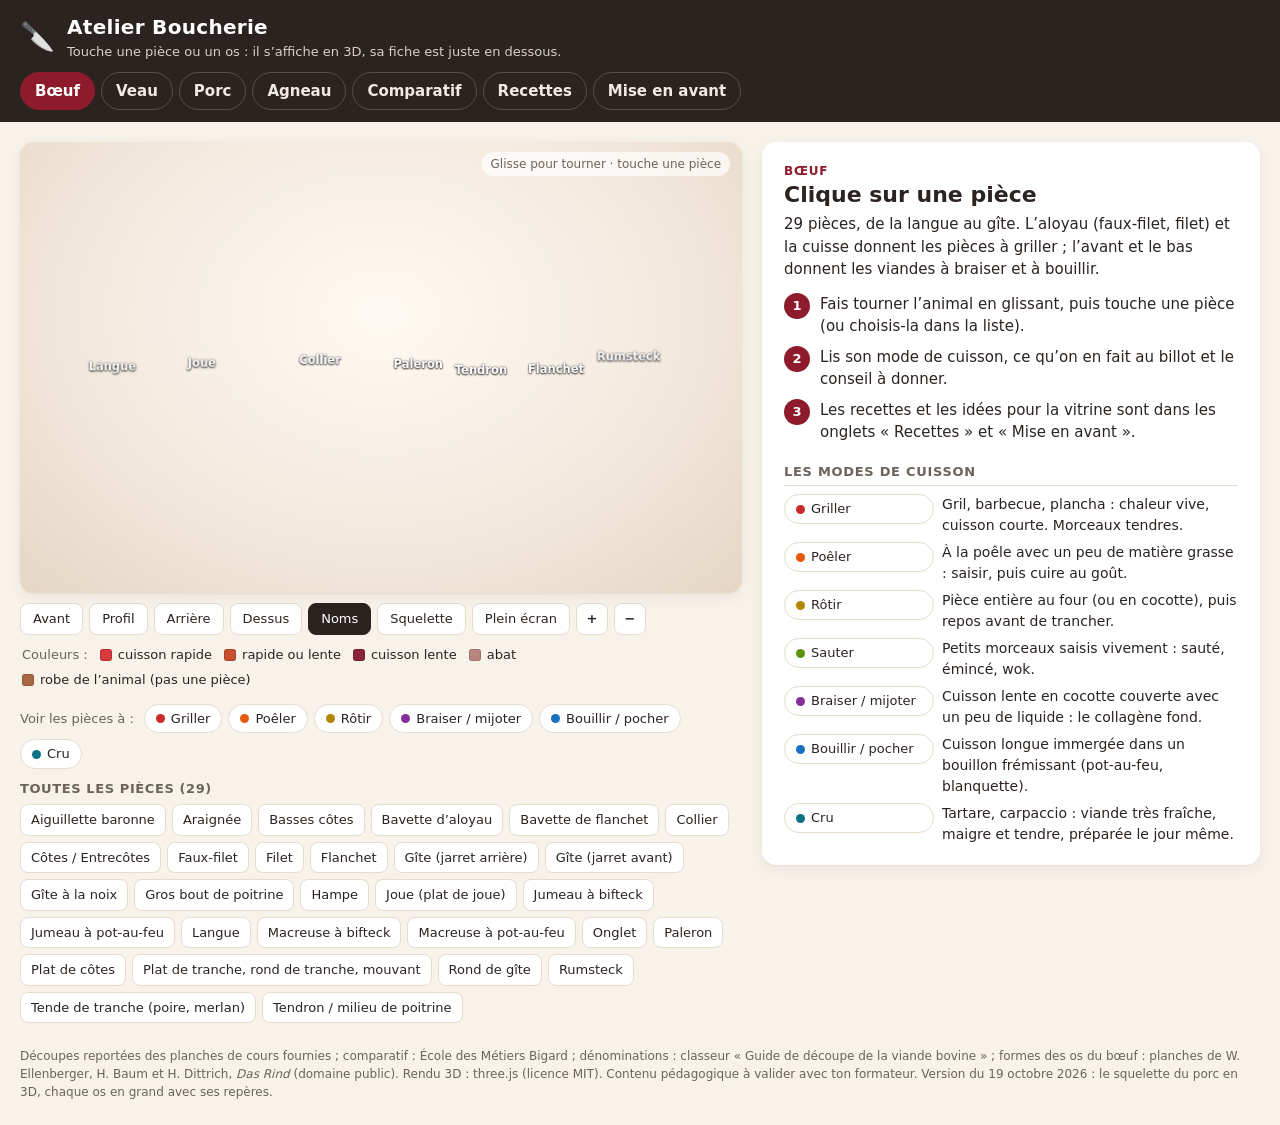
<file: index.html>
<!doctype html>
<html lang="fr">
<head>
  <meta charset="utf-8">
  <meta name="viewport" content="width=device-width, initial-scale=1">
  <title>Atelier Boucherie — pièces, cuissons, recettes</title>
  <meta name="description" content="Apprendre la boucherie : clique sur une pièce pour connaître sa cuisson, ses transformations et des recettes à proposer au client.">
  <meta name="theme-color" content="#2b2320">
  <meta name="apple-mobile-web-app-capable" content="yes">
  <meta name="mobile-web-app-capable" content="yes">
  <meta name="apple-mobile-web-app-title" content="Boucherie">
  <link rel="manifest" href="manifest.webmanifest">
  <link rel="icon" type="image/png" sizes="192x192" href="img/icone-192.png">
  <link rel="apple-touch-icon" href="img/apple-touch-icon.png">
  <link rel="stylesheet" href="styles.css">
</head>
<body>
  <header class="entete">
    <div class="marque">
      <span class="marque-logo" aria-hidden="true">🔪</span>
      <div>
        <h1>Atelier Boucherie</h1>
        <p>Touche une pièce ou un os : il s’affiche en 3D, sa fiche est juste en dessous.</p>
      </div>
    </div>
    <nav class="onglets" id="onglets" aria-label="Choix de l’animal"></nav>
  </header>

  <main class="page" id="page">
    <section class="colonne-planche" id="vue-planche" aria-label="Planche de découpe">
      <div class="planche" id="planche" role="application">
        <p class="aide3d">Glisse pour tourner · touche une pièce</p>
      </div>
      <div class="outils3d" id="outils3d" aria-label="Orientation de l’animal">
        <button type="button" data-vue="avant">Avant</button>
        <button type="button" data-vue="profil">Profil</button>
        <button type="button" data-vue="arriere">Arrière</button>
        <button type="button" data-vue="dessus">Dessus</button>
        <button type="button" data-noms aria-pressed="true">Noms</button>
        <button type="button" data-squelette aria-pressed="false" hidden>Squelette</button>
        <button type="button" data-muscles aria-pressed="false" hidden>Muscles</button>
        <button type="button" data-eclater aria-pressed="false" hidden>Éclater</button>
        <button type="button" data-plein aria-pressed="false">Plein écran</button>
        <button type="button" data-zoom="1.25" aria-label="Zoomer">+</button>
        <button type="button" data-zoom="0.8" aria-label="Dézoomer">−</button>
      </div>
      <div class="couleurs3d" id="couleurs3d" aria-label="Signification des couleurs"></div>
      <div class="legende" id="legende" aria-label="Filtrer par mode de cuisson"></div>
      <div class="liste-pieces" id="liste-pieces" aria-label="Toutes les pièces"></div>
    </section>
    <aside class="panneau" id="panneau" aria-live="polite"></aside>
    <section class="comparatif" id="vue-comparatif" hidden></section>
    <section class="vue-texte" id="vue-recettes" hidden aria-label="Recettes"></section>
    <section class="vue-texte" id="vue-etal" hidden aria-label="Mise en avant au rayon traditionnel"></section>
  </main>

  <div class="bulle" id="bulle" hidden></div>

  <footer class="pied">
    Découpes reportées des planches de cours fournies ; comparatif : École des Métiers Bigard ; dénominations : classeur « Guide de découpe de la viande bovine » ; formes des os du bœuf : planches de W. Ellenberger, H. Baum et H. Dittrich, <i>Das Rind</i> (domaine public). Rendu 3D : three.js (licence MIT).
    Contenu pédagogique à valider avec ton formateur.
    <span id="version">Version du 19 octobre 2026 : le squelette du porc en 3D, chaque os en grand avec ses repères.</span>
  </footer>

  <script src="vendor/three.min.js"></script>
  <script src="data/modeles3d.js"></script>
  <script src="data/recettes.js"></script>
  <script src="data/pieces.js"></script>
  <script src="data/os.js"></script>
  <script src="data/classeur.js"></script>
  <script src="data/atelier.js"></script>
  <script src="vue3d.js"></script>
  <script src="app.js"></script>
</body>
</html>
</file>
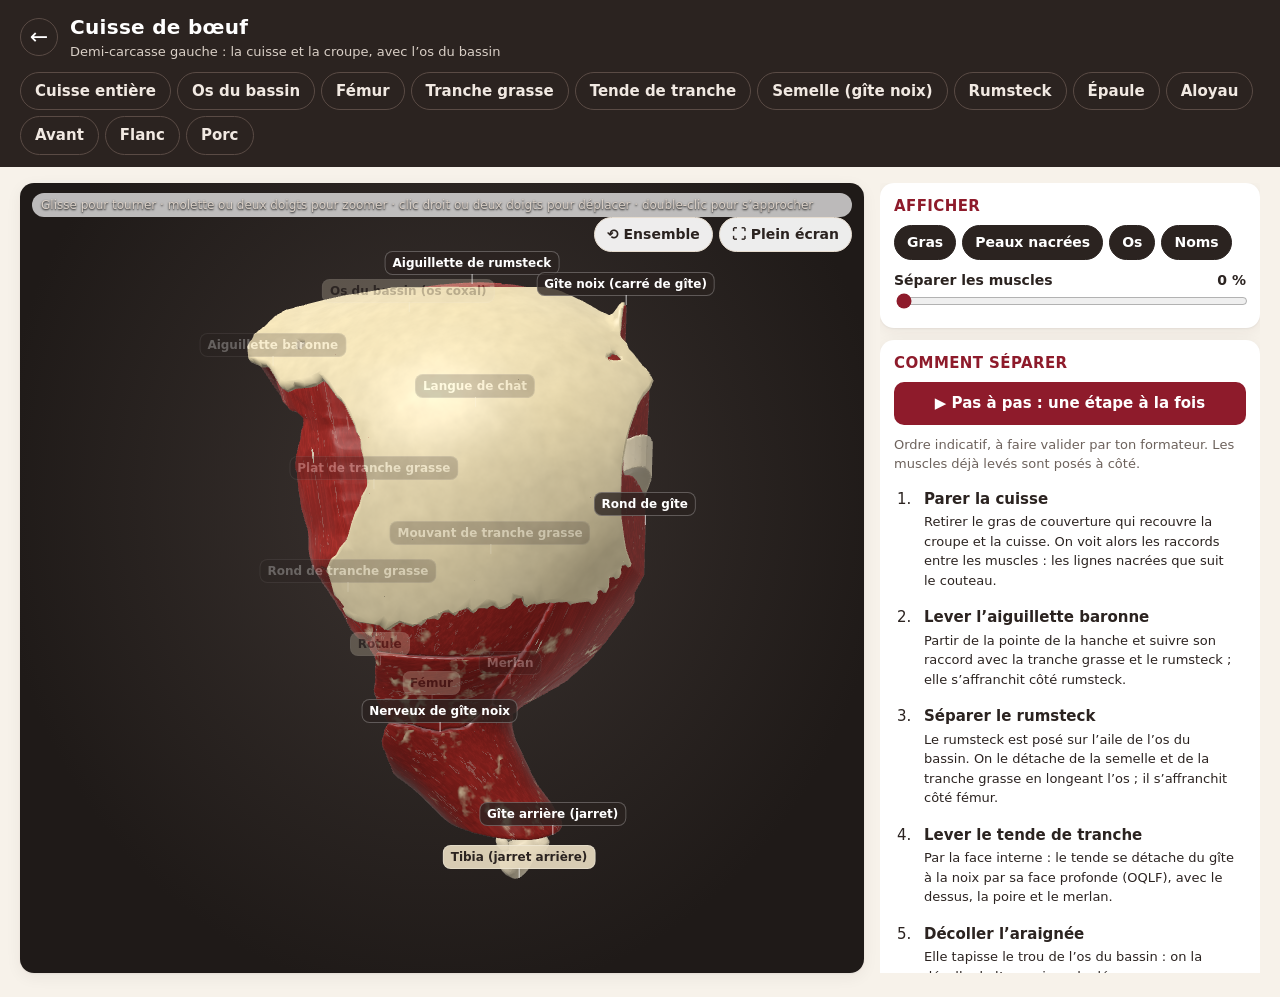
<file: atelier.html>
<!doctype html>
<html lang="fr">
<head>
  <meta charset="utf-8">
  <meta name="viewport" content="width=device-width, initial-scale=1">
  <title>Atelier 3D — Atelier Boucherie</title>
  <meta name="description" content="La cuisse et l’épaule de bœuf muscle par muscle, leurs os et leurs repères, en 3D : tourner, zoomer, séparer.">
  <meta name="theme-color" content="#2b2320">
  <link rel="manifest" href="manifest.webmanifest">
  <link rel="icon" type="image/png" sizes="192x192" href="img/icone-192.png">
  <link rel="apple-touch-icon" href="img/apple-touch-icon.png">
  <link rel="stylesheet" href="styles.css">
  <link rel="stylesheet" href="atelier.css">
</head>
<body class="atelier">
  <header class="entete">
    <div class="marque">
      <a class="retour" id="retour" href="index.html#boeuf/squelette" aria-label="Retour à l’appli">←</a>
      <div>
        <h1 id="titre">Atelier 3D</h1>
        <p id="sous-titre">Chargement…</p>
      </div>
    </div>
    <nav class="onglets" id="vues" aria-label="Autres vues"></nav>
  </header>

  <main class="atelier-page">
    <div class="colonne-scene" id="colonne-scene">
      <section class="scene" id="scene" aria-label="Vue 3D">
        <div class="aide3d">Glisse pour tourner · molette ou deux doigts pour zoomer · clic droit ou deux doigts pour déplacer · double-clic pour s’approcher</div>
        <div class="etiquettes-atelier" id="etiquettes"></div>
        <div class="boutons-scene">
          <button type="button" id="b-recadrer" title="Revoir l’ensemble">⟲ Ensemble</button>
          <button type="button" id="b-plein" title="Plein écran">⛶ Plein écran</button>
        </div>
        <p class="chargement" id="chargement">Chargement des muscles et des os…</p>
      </section>
      <!-- ce qu'on a choisi : SOUS la 3D, pour ne rien cacher -->
      <div class="carte-choix" id="carte" hidden></div>
      <!-- parcours guidé : une seule étape à l'écran -->
      <div class="carte-pas" id="carte-pas" hidden aria-live="polite"></div>
    </div>

    <aside class="panneau-atelier" id="panneau">
      <section class="bloc">
        <h2>Afficher</h2>
        <div class="bascules" id="bascules"></div>
        <label class="curseur" for="separer">Séparer les muscles <output id="separer-val">0 %</output></label>
        <input type="range" id="separer" min="0" max="100" value="0">
      </section>
      <section class="bloc" id="bloc-etapes" hidden>
        <h2>Comment séparer</h2>
        <a class="bouton-pas" id="lien-pas" href="#">▶ Pas à pas : une étape à la fois</a>
        <p class="note">Ordre indicatif, à faire valider par ton formateur. Les muscles déjà levés sont posés à côté.</p>
        <ol class="etapes" id="etapes"></ol>
        <div class="nav-etapes">
          <button type="button" id="e-prec">◀ Précédente</button>
          <button type="button" id="e-suiv">Suivante ▶</button>
          <button type="button" id="e-zero">Tout remettre</button>
        </div>
      </section>
      <section class="bloc" id="bloc-reperes" hidden>
        <h2>Repères de l’os</h2>
        <ul class="liste-atelier" id="reperes"></ul>
      </section>
      <section class="bloc">
        <h2 id="titre-muscles">Muscles</h2>
        <div id="muscles"></div>
      </section>
      <section class="bloc" id="bloc-os">
        <h2>Os</h2>
        <ul class="liste-atelier" id="liste-os"></ul>
      </section>
      <details class="bloc sources-bloc">
        <summary>Sources</summary>
        <ul class="sources" id="sources"></ul>
        <p class="note">Forme des muscles et limites entre eux : modèle simplifié, fabriqué d’après les os et la forme du corps. Volumes et limites à faire valider par un formateur.</p>
      </details>
    </aside>
  </main>

  <script src="vendor/three.min.js"></script>
  <script src="materiaux3d.js"></script>
  <script src="data/pieces.js"></script>
  <script src="data/os.js"></script>
  <script src="data/atelier.js"></script>
  <script src="atelier.js"></script>
</body>
</html>
</file>
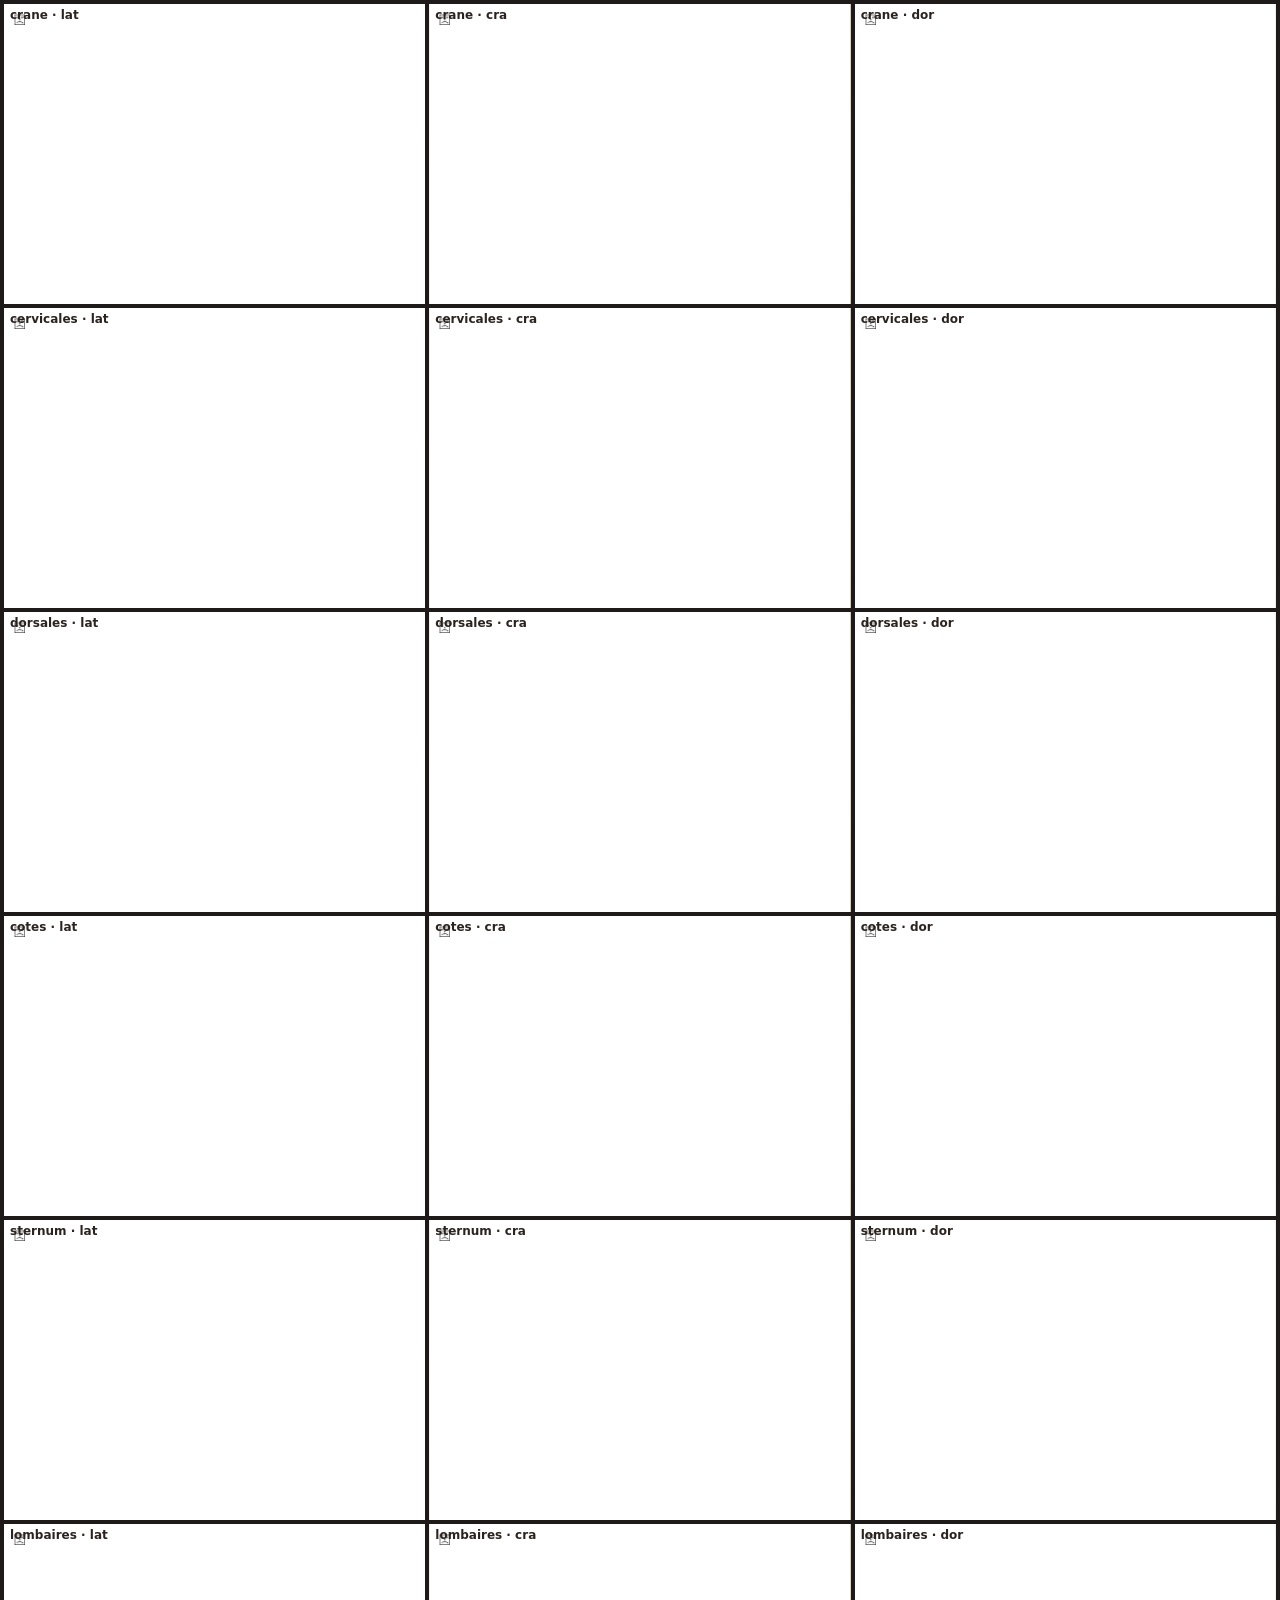
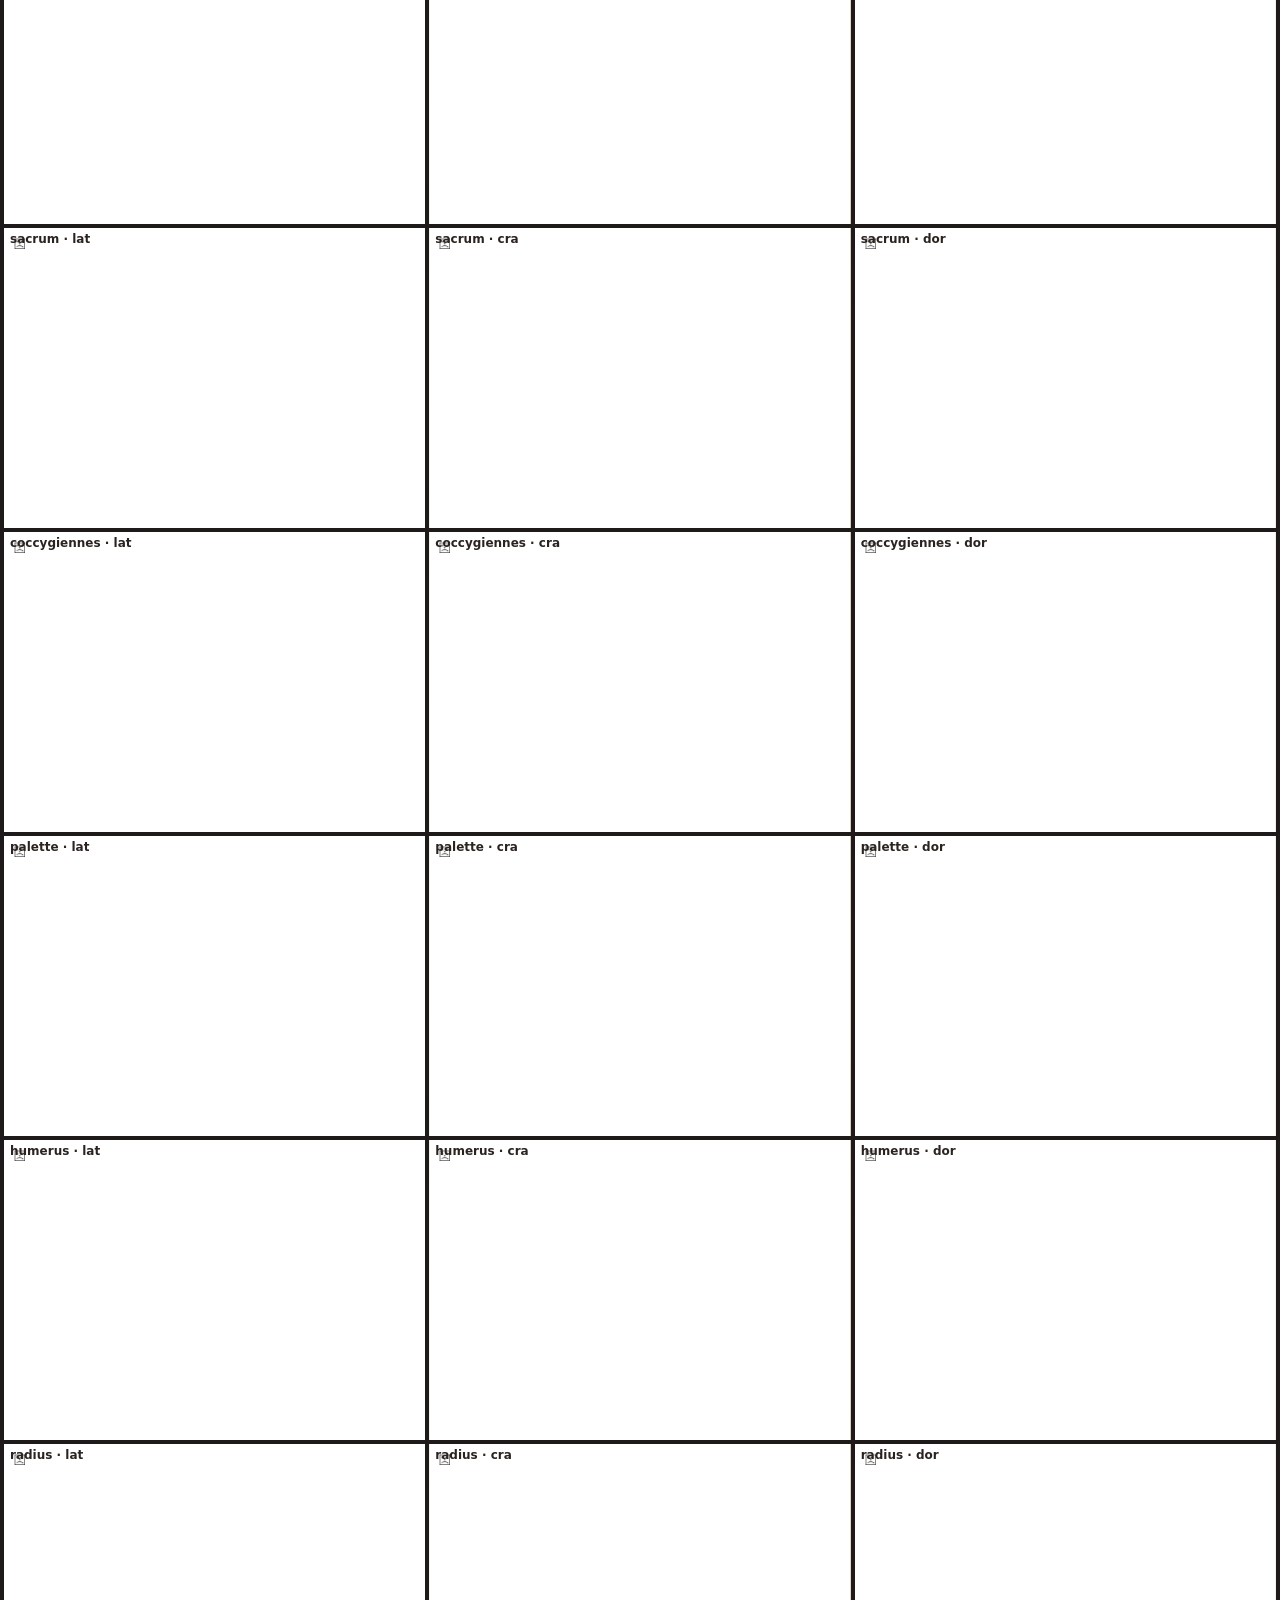
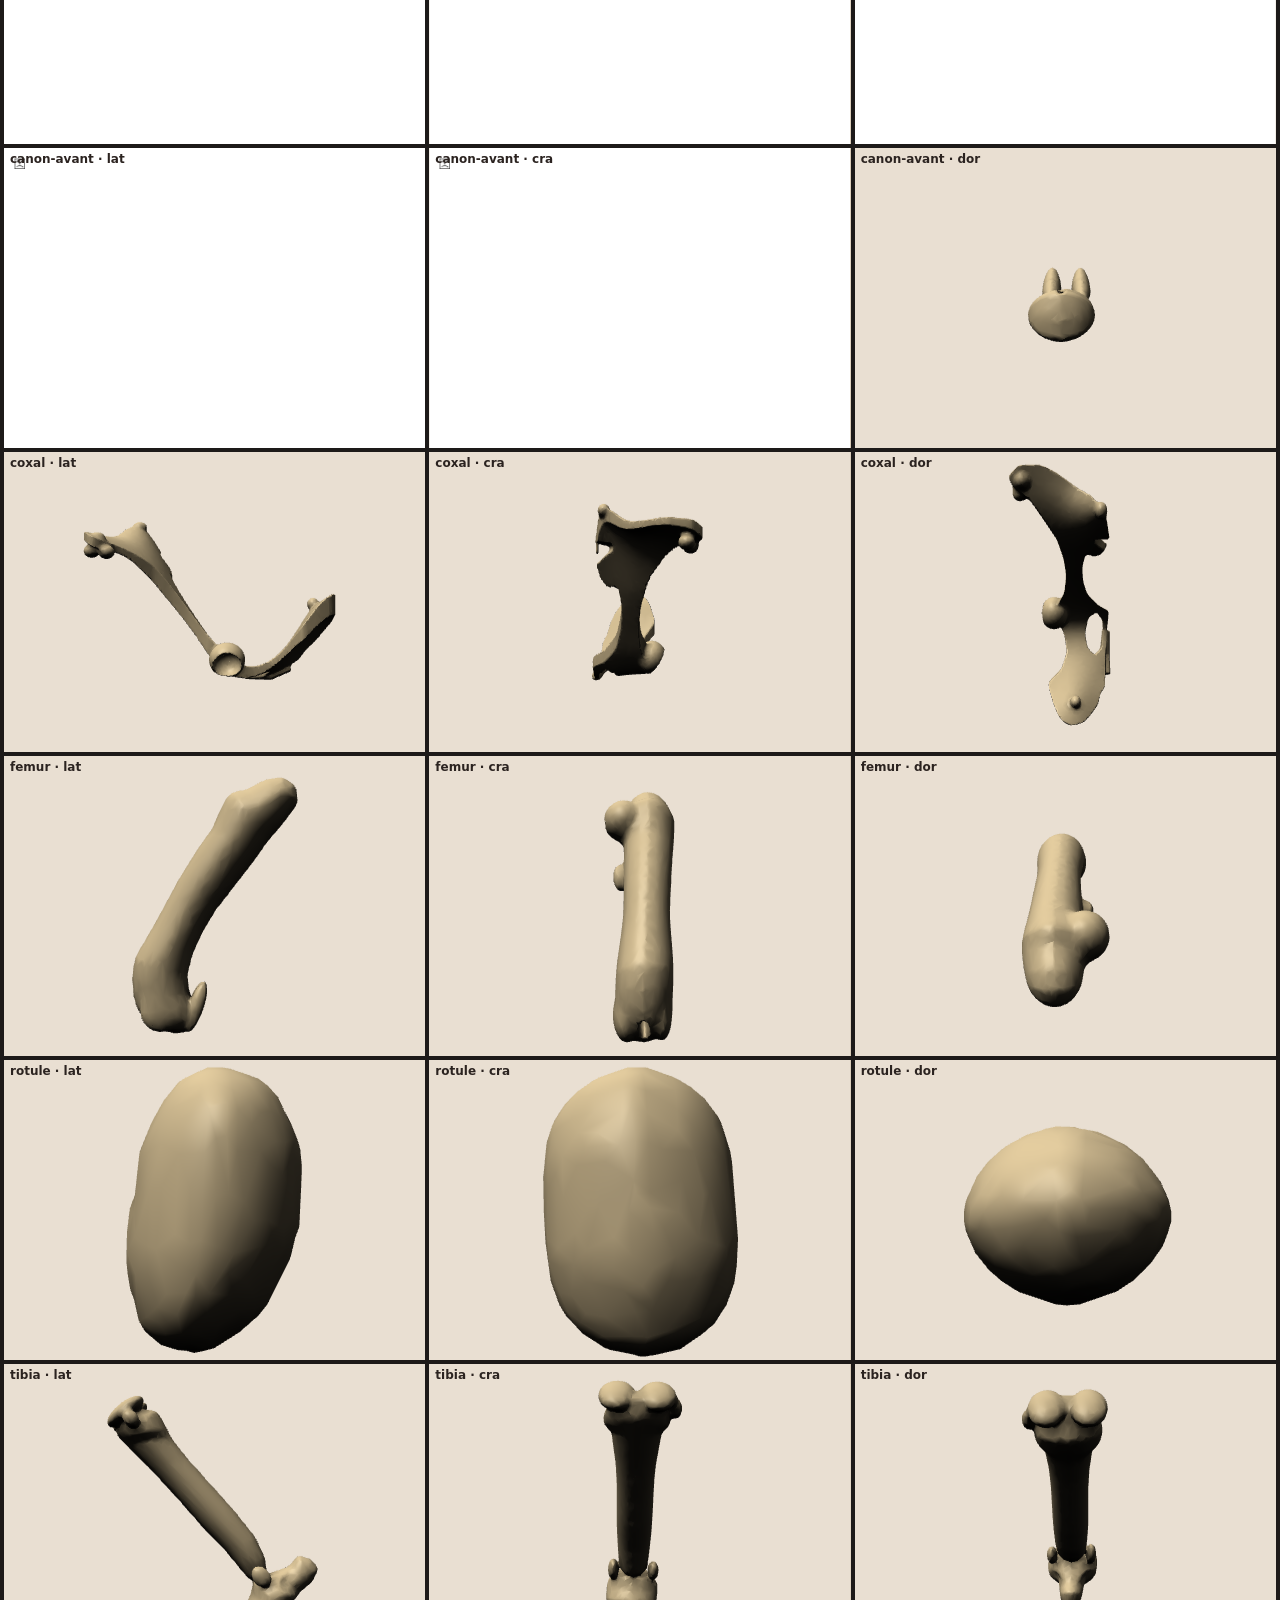
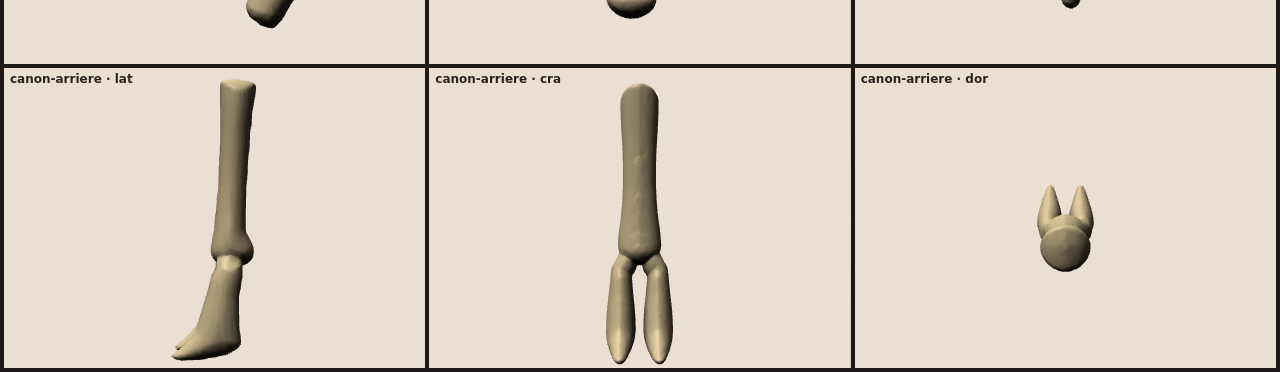
<file: outils/apercu-anatomie.html>
<!doctype html>
<!-- Planche de contrôle des os et muscles 3D (outil de fabrication, pas une page de l'appli).
     Paramètres : ?os=palette,femur  (ou « tout »)  &vues=lat,cra,dor,med  &muscles=1  &corps=1 -->
<html lang="fr">
<head><meta charset="utf-8"><title>Aperçu anatomie</title>
<style>
  body { margin: 0; background: #1d1a19; color: #ddd; font: 12px system-ui; }
  #grille { display: grid; gap: 4px; padding: 4px; }
  .case { position: relative; background: radial-gradient(#f7f1e8, #d9cbb8); height: 300px; }
  .case span { position: absolute; left: 6px; top: 4px; color: #2b2320; font-weight: 700; }
  canvas { display: block; width: 100%; height: 100%; }
</style></head>
<body>
<div id="grille"></div>
<script src="../app/vendor/three.min.js"></script>
<script src="../app/data/anatomie.js"></script>
<script src="../app/data/anatomie-porc.js"></script>
<script src="../app/data/modeles3d.js"></script>
<script>
  const T = THREE;
  const q = new URLSearchParams(location.search);
  const A = window.ANATOMIE[q.get("animal") || "boeuf"];
  const ids = (q.get("os") || "tout") === "tout" ? A.os.map((o) => o.id) : q.get("os").split(",");
  const vues = (q.get("vues") || "lat,cra,dor").split(",");
  const avecMuscles = q.get("muscles") === "1";
  const debug = q.get("debug") === "1";
  const octets = (b) => Uint8Array.from(atob(b), (c) => c.charCodeAt(0));
  function geo(e, miroir) {
    const qv = new Uint16Array(octets(e.sommets).buffer), [lo, hi] = e.boite;
    const pos = new Float32Array(qv.length);
    for (let i = 0; i < qv.length; i++) { const a = i % 3; pos[i] = lo[a] + (qv[i] / 65535) * (hi[a] - lo[a]); if (miroir && a === 2) pos[i] = -pos[i]; }
    const g = new T.BufferGeometry();
    g.setAttribute("position", new T.BufferAttribute(pos, 3));
    let idx = new Uint16Array(octets(e.triangles).buffer);
    if (miroir) { idx = idx.slice(); for (let i = 0; i < idx.length; i += 3) { const t = idx[i + 1]; idx[i + 1] = idx[i + 2]; idx[i + 2] = t; } }
    g.setIndex(new T.BufferAttribute(idx, 1));
    g.setAttribute("ombre", new T.BufferAttribute(Float32Array.from(octets(e.ombre), (v) => v / 255), 1));
    g.setAttribute("partie", new T.BufferAttribute(Float32Array.from(octets(e.parties)), 1));
    g.computeVertexNormals(); g.computeBoundingSphere(); g.computeBoundingBox();
    return g;
  }
  const mat = (base) => new T.ShaderMaterial({
    uniforms: { base: { value: new T.Color(base) } },
    vertexShader: `attribute float ombre; attribute float partie; varying vec3 vN; varying vec3 vV; varying float vO; varying float vP;
      void main(){ vec4 mv = modelViewMatrix*vec4(position,1.); vN = normalize(normalMatrix*normal); vV=-mv.xyz; vO=ombre; vP=partie; gl_Position=projectionMatrix*mv; }`,
    fragmentShader: `uniform vec3 base; varying vec3 vN; varying vec3 vV; varying float vO; varying float vP;
      void main(){ vec3 N=normalize(vN); vec3 V=normalize(vV); if(!gl_FrontFacing) N=-N;
        vec3 c = base; if (vP>1.5) c = vec3(0.97,0.95,0.9); else if (vP>0.5) c = vec3(0.72,0.82,0.86);
        vec3 L=normalize(vec3(-0.4,0.75,0.55)); float d=max(dot(N,L),0.); float hemi=0.5+0.5*N.y;
        float ao = mix(0.45,1.0,vO);
        vec3 col = c*(0.32*hemi*ao + 0.75*d*mix(0.7,1.0,vO)) + vec3(1.)*pow(max(dot(N,normalize(L+V)),0.),40.)*0.12;
        gl_FragColor=vec4(col,1.); ${debug ? 'gl_FragColor=vec4(N*0.5+0.5,1.); if(!gl_FrontFacing) gl_FragColor=vec4(1.,0.,1.,1.);' : ''} }`,
  });
  const DIRS = { lat: [0, 0, 1], med: [0, 0, -1], cra: [-1, 0, 0.0001], cau: [1, 0, 0.0001], dor: [0.0001, 1, 0], ven: [0.0001, -1, 0], tq: [-0.6, 0.35, 0.72] };
  const grille = document.getElementById("grille");
  grille.style.gridTemplateColumns = `repeat(${vues.length}, 1fr)`;
  if (q.get("scene") === "1") {
    // tout le squelette (+ côté droit par symétrie) et les muscles du côté gauche, vues larges
    grille.style.gridTemplateColumns = "1fr";
    const objets = [];
    for (const e of A.os) { objets.push(new T.Mesh(geo(e, false), mat("#efe4cc"))); if (e.pair) objets.push(new T.Mesh(geo(e, true), mat("#efe4cc"))); }
    const coul = ["#a8352f", "#c0503a", "#8e2a2e", "#b8443c", "#9b3a33", "#d0614a"];
    if (q.get("muscles") !== "0") (A.muscles || []).forEach((m, i) => objets.push(new T.Mesh(geo(m, false), mat(coul[i % coul.length]))));
    for (const v of vues) {
      const d = document.createElement("div"); d.className = "case"; d.style.height = "560px";
      d.innerHTML = `<span>scène · ${v}</span>`; grille.appendChild(d);
      const r = new T.WebGLRenderer({ antialias: true, preserveDrawingBuffer: true }); r.setClearColor(0xe9dfd2, 1);
      d.appendChild(r.domElement); r.setSize(d.clientWidth, d.clientHeight);
      const sc = new T.Scene(); objets.forEach((o) => sc.add(o));
      const cam = new T.PerspectiveCamera(28, d.clientWidth / d.clientHeight, 0.05, 30);
      const c = new T.Vector3(-0.2, 0.8, 0); const dir = new T.Vector3(...DIRS[v]).normalize();
      cam.position.copy(c).addScaledVector(dir, 4.4); cam.up.set(v === "dor" ? -1 : 0, v === "dor" ? 0 : 1, 0); cam.lookAt(c);
      r.render(sc, cam);
    }
  }
  for (const id of (q.get("scene") === "1" ? [] : ids)) {
    const e = A.os.find((o) => o.id === id) || (A.muscles || []).find((m) => m.id === id);
    if (!e) continue;
    const g = geo(e, false);
    const objets = [new T.Mesh(g, mat(A.os.includes(e) ? "#efe4cc" : "#a8352f"))];
    if (avecMuscles && A.muscles) for (const m of A.muscles.filter((m) => m.os && m.os.includes(id))) objets.push(new T.Mesh(geo(m, false), mat("#a8352f")));
    for (const v of vues) {
      const d = document.createElement("div"); d.className = "case";
      d.innerHTML = `<span>${id} · ${v}</span>`;
      grille.appendChild(d);
      const r = new T.WebGLRenderer({ antialias: true, preserveDrawingBuffer: true }); r.setClearColor(0xe9dfd2, 1);
      r.setPixelRatio(1);
      d.appendChild(r.domElement);
      r.setSize(d.clientWidth, d.clientHeight);
      const sc = new T.Scene();
      objets.forEach((o) => sc.add(o.clone()));
      const s = g.boundingSphere;
      const cam = new T.PerspectiveCamera(30, d.clientWidth / d.clientHeight, 0.01, 20);
      const dir = new T.Vector3(...DIRS[v]).normalize();
      cam.position.copy(s.center).addScaledVector(dir, s.radius / Math.tan(T.MathUtils.degToRad(15)) * 1.05);
      cam.up.set(v === "dor" || v === "ven" ? -1 : 0, v === "dor" || v === "ven" ? 0 : 1, 0);
      cam.lookAt(s.center);
      r.render(sc, cam);
    }
  }
  document.title = "pret";
</script>
</body>
</html>
</file>
<file: styles.css>
:root {
  --fond: #f7f2ea;
  --carte: #ffffff;
  --texte: #2b2320;
  --doux: #6d625c;
  --trait: #e6dccf;
  --accent: #8e1b2b;
  --accent-clair: #f6e3e5;
  --surbrillance: #ffcf33;
  --rayon: 14px;
  --ombre: 0 1px 2px rgba(43, 35, 32, .06), 0 4px 16px rgba(43, 35, 32, .06);
}

* { box-sizing: border-box; }
/* « hidden » doit toujours cacher, même un élément qui a son propre display (ex. .legende en flex). */
[hidden] { display: none !important; }
html { -webkit-text-size-adjust: 100%; }
body {
  margin: 0;
  font: 15px/1.5 system-ui, -apple-system, "Segoe UI", Roboto, sans-serif;
  color: var(--texte);
  background: var(--fond);
}

/* ---------- En-tête ---------- */
.entete {
  position: sticky; top: 0; z-index: 20;
  display: flex; flex-wrap: wrap; align-items: center; justify-content: space-between; gap: 10px 24px;
  padding: 12px 20px;
  background: #2b2320; color: #fff;
}
.marque { display: flex; align-items: center; gap: 12px; }
.marque-logo { font-size: 28px; }
.marque h1 { margin: 0; font-size: 20px; letter-spacing: .3px; }
.marque p { margin: 0; font-size: 13px; color: #d9cfc6; }
.onglets { display: flex; flex-wrap: wrap; gap: 6px; }
.onglets button {
  border: 1px solid #5a4b45; background: transparent; color: #f1e9e2;
  padding: 7px 14px; border-radius: 999px; font: inherit; font-weight: 600; cursor: pointer;
}
.onglets button:hover { background: #3d322e; }
.onglets button[aria-current="page"] { background: var(--accent); border-color: var(--accent); color: #fff; }

/* ---------- Mise en page ---------- */
.page {
  display: grid; grid-template-columns: minmax(0, 1.45fr) minmax(320px, 1fr); gap: 20px;
  max-width: 1400px; margin: 0 auto; padding: 20px;
}
.page.mode-comparatif { grid-template-columns: 1fr; }
.colonne-planche { min-width: 0; }

/* ---------- Animal en 3D ---------- */
.planche {
  position: relative; width: 100%; aspect-ratio: 16 / 10; min-height: 300px;
  border-radius: var(--rayon); box-shadow: var(--ombre); overflow: hidden;
  background: radial-gradient(ellipse at 50% 38%, #fffaf3 0%, #f3eadf 55%, #e5d6c4 100%);
}
.toile3d { position: absolute; inset: 0; width: 100%; height: 100%; display: block; cursor: grab; touch-action: pan-y; }
.toile3d:active { cursor: grabbing; }
.outils3d { display: flex; flex-wrap: wrap; gap: 6px; margin-top: 10px; }
.outils3d button {
  border: 1px solid var(--trait); background: var(--carte); color: var(--texte);
  padding: 5px 12px; border-radius: 8px; font: inherit; font-size: 13px; cursor: pointer;
}
.outils3d button:hover { border-color: var(--accent); color: var(--accent); }
.outils3d button[aria-pressed="true"] { background: #2b2320; border-color: #2b2320; color: #fff; }
.etiquettes3d { position: absolute; inset: 0; z-index: 1; pointer-events: none; overflow: hidden; }
.etiquettes3d span {
  position: absolute; left: 0; top: 0; white-space: nowrap; will-change: transform;
  font: 700 11.5px/16px system-ui, -apple-system, "Segoe UI", Roboto, sans-serif; color: #fff; padding: 0 3px;
  text-shadow: 0 1px 2px rgba(0, 0, 0, .8), 0 0 2px rgba(0, 0, 0, .7);
}
.etiquettes3d.os span { color: #2b2320; text-shadow: 0 0 3px #fff, 0 0 2px #fff, 0 1px 1px rgba(255, 255, 255, .9); }
.liste-pieces h2.sous { margin-top: 10px; text-transform: none; letter-spacing: 0; font-size: 13px; color: var(--accent); }
.note-mrs { font-size: 13px; color: #7a4b00; background: #fff4dc; border-radius: 8px; padding: 8px 10px; }
.os-lien a, .transfo a { color: var(--accent); }
.source { font-size: 12px; color: var(--doux); margin-top: 14px; }
.etiquettes3d span.actif { color: #2b2320; background: #ffd25e; border-radius: 4px; text-shadow: none; }
.outils3d button[data-zoom] { width: 32px; padding: 5px 0; font-weight: 700; }
.aide3d {
  position: absolute; z-index: 2; right: 12px; top: 10px; margin: 0; pointer-events: none;
  font-size: 12px; color: var(--doux); background: rgba(255, 255, 255, .7); padding: 3px 9px; border-radius: 999px;
}
.couleurs3d { display: flex; flex-wrap: wrap; align-items: center; gap: 6px 12px; margin: 10px 2px 0; font-size: 13px; }
.couleurs3d .titre { color: var(--doux); }
.pastille { display: inline-flex; align-items: center; gap: 6px; }
.pastille::before { content: ""; width: 12px; height: 12px; border-radius: 3px; background: var(--c); box-shadow: inset 0 0 0 1px rgba(0, 0, 0, .15); }
.pastille.neutre::before { background: #cbbcae; }

.bulle {
  position: fixed; z-index: 50; pointer-events: none;
  background: #2b2320; color: #fff; padding: 4px 10px; border-radius: 8px;
  font-size: 13px; font-weight: 600; white-space: nowrap;
  transform: translate(-50%, calc(-100% - 12px));
}

/* ---------- Légende / filtres ---------- */
.legende { display: flex; flex-wrap: wrap; align-items: center; gap: 6px; margin: 14px 0 6px; }
.legende .titre { font-size: 13px; color: var(--doux); margin-right: 4px; }
.puce {
  display: inline-flex; align-items: center; gap: 6px;
  border: 1px solid var(--trait); background: var(--carte); color: var(--texte);
  padding: 4px 11px; border-radius: 999px; font: inherit; font-size: 13px; cursor: pointer; white-space: nowrap;
}
.puce::before { content: ""; width: 9px; height: 9px; border-radius: 50%; background: var(--c, #999); }
.puce:hover { border-color: var(--c, #999); }
.puce[aria-pressed="true"] { background: var(--c); border-color: var(--c); color: #fff; }
.puce[aria-pressed="true"]::before { background: #fff; }
.puce.statique { cursor: default; }
.puce.effacer { --c: #6d625c; }
.puce.effacer::before { display: none; }

.liste-pieces { margin-top: 10px; }
.liste-pieces h2 { font-size: 13px; font-weight: 600; color: var(--doux); margin: 8px 0 6px; text-transform: uppercase; letter-spacing: .6px; }
.liste-pieces .grille { display: flex; flex-wrap: wrap; gap: 6px; }
.liste-pieces button {
  border: 1px solid var(--trait); background: var(--carte); color: var(--texte);
  padding: 5px 10px; border-radius: 8px; font: inherit; font-size: 13px; cursor: pointer;
}
.liste-pieces button:hover { border-color: var(--accent); }
.liste-pieces button.active { background: var(--accent); color: #fff; border-color: var(--accent); }
.liste-pieces button.attenue { opacity: .4; }

/* ---------- Panneau de détail ---------- */
.panneau {
  align-self: start; position: sticky; top: 84px;
  max-height: calc(100vh - 104px); overflow: auto;
  background: var(--carte); border-radius: var(--rayon); box-shadow: var(--ombre);
  padding: 20px 22px;
}
.panneau .kicker { font-size: 12px; letter-spacing: .8px; text-transform: uppercase; color: var(--accent); font-weight: 700; }
.panneau h2 { margin: 2px 0 4px; font-size: 26px; line-height: 1.15; }
.panneau .alias { margin: 0 0 10px; color: var(--doux); font-size: 13px; }
.panneau h3 {
  margin: 18px 0 8px; font-size: 13px; text-transform: uppercase; letter-spacing: .7px; color: var(--doux);
  border-bottom: 1px solid var(--trait); padding-bottom: 4px;
}
.panneau p { margin: 6px 0; }
.type { display: inline-block; font-size: 12px; font-weight: 700; padding: 3px 9px; border-radius: 6px; margin-right: 6px; }
.type.rapide { background: #fff1e6; color: #a8461a; }
.type.lente { background: #efe9f8; color: #5f2b86; }
.type.mixte { background: #e8f3ea; color: #2d6a3a; }
.type.abat { background: #f1ece8; color: #5c4a42; }
.cuissons { display: flex; flex-wrap: wrap; gap: 6px; margin: 10px 0 4px; }
.conseil {
  margin: 12px 0 0; padding: 10px 12px; border-left: 4px solid var(--accent);
  background: var(--accent-clair); border-radius: 0 10px 10px 0;
}
.conseil strong { color: var(--accent); }
.transfo { list-style: none; margin: 0; padding: 0; }
.transfo li { padding: 7px 0; border-bottom: 1px dashed var(--trait); }
.transfo li:last-child { border-bottom: 0; }
.transfo b { display: block; }
.transfo span { color: var(--doux); font-size: 14px; }

details.recette {
  border: 1px solid var(--trait); border-radius: 10px; margin-bottom: 8px; background: #fffdfa;
}
details.recette summary {
  cursor: pointer; padding: 10px 12px; font-weight: 600; list-style: none;
  display: flex; justify-content: space-between; gap: 10px; align-items: baseline;
}
details.recette summary::-webkit-details-marker { display: none; }
details.recette summary::before { content: "▸"; color: var(--accent); margin-right: 2px; }
details.recette[open] summary::before { content: "▾"; }
details.recette summary .nom { flex: 1; }
details.recette summary small { color: var(--doux); font-weight: 400; white-space: nowrap; }
.recette .corps { padding: 0 14px 12px; font-size: 14px; }
.recette ul, .recette ol { margin: 6px 0; padding-left: 20px; }
.recette li { margin: 2px 0; }
.recette .client { margin-top: 8px; padding: 8px 10px; background: #f3f7ee; border-radius: 8px; }

.equivalences { display: grid; gap: 8px; }
.equivalences .ligne { display: grid; grid-template-columns: 72px 1fr; gap: 8px; font-size: 14px; }
.equivalences .animal { font-weight: 700; }
.equivalences a { color: var(--accent); }
.equivalences .muscles { color: var(--doux); font-size: 13px; }

.accueil h2 { font-size: 22px; }
.accueil .pas { display: grid; gap: 8px; margin: 12px 0; }
.accueil .pas div { display: flex; gap: 10px; align-items: flex-start; }
.accueil .pas b { flex: 0 0 26px; height: 26px; border-radius: 50%; background: var(--accent); color: #fff; display: grid; place-items: center; font-size: 13px; }
.definitions { display: grid; gap: 6px; font-size: 14px; }
.definitions div { display: grid; grid-template-columns: 150px 1fr; gap: 8px; align-items: start; }

.lien-bouton { background: none; border: 0; padding: 0; font: inherit; color: var(--accent); text-decoration: underline; cursor: pointer; }

/* ---------- Comparatif ---------- */
.comparatif { grid-column: 1 / -1; }
.comparatif h2 { margin: 0 0 4px; }
.comparatif > p { margin: 0 0 14px; color: var(--doux); }
.tableau { width: 100%; border-collapse: separate; border-spacing: 0; background: var(--carte); border-radius: var(--rayon); overflow: hidden; box-shadow: var(--ombre); }
.tableau th, .tableau td { padding: 10px 12px; text-align: left; vertical-align: top; border-bottom: 1px solid var(--trait); }
.tableau thead th { background: #2b2320; color: #fff; font-size: 14px; }
.tableau tbody th { width: 150px; background: #fbf7f1; font-size: 14px; }
.tableau td button { all: unset; cursor: pointer; display: block; }
.tableau td button:hover .region-nom, .tableau td button:focus-visible .region-nom { text-decoration: underline; }
.tableau .region-nom { font-weight: 700; color: var(--accent); }
.tableau ul { margin: 4px 0 0; padding-left: 18px; font-size: 14px; }
.tableau .note { font-size: 12px; color: var(--doux); }
.c-boeuf { background: #fbecec; } .c-veau { background: #f2f6e6; } .c-porc { background: #f8eaf4; } .c-agneau { background: #fbf6dc; }

.pied { max-width: 1400px; margin: 0 auto; padding: 4px 20px 24px; font-size: 12px; color: var(--doux); }

/* ---------- Mobile ---------- */
@media (max-width: 900px) {
  .page { grid-template-columns: 1fr; padding: 12px; gap: 14px; }
  .panneau { position: static; max-height: none; }
  .entete { padding: 10px 12px; position: static; }
  .marque p { display: none; }
  .planche { aspect-ratio: 4 / 3.2; }
  .aide3d { font-size: 11px; }
  .tableau, .tableau tbody, .tableau tr, .tableau th, .tableau td { display: block; width: 100%; }
  .tableau thead { display: none; }
  .tableau td::before { content: attr(data-animal); display: block; font-size: 12px; font-weight: 700; color: var(--doux); text-transform: uppercase; }
}

/* ---------- Classeur de découpe (dénominations ★, fiches magasin) ---------- */
.note-etoiles { font-size: 13px; color: var(--doux); }
.etoiles { color: #c98a00; letter-spacing: 1px; font-size: 14px; white-space: nowrap; }
.etoiles i { font-style: normal; color: #e3d8c8; }
.classeur { list-style: none; margin: 0; padding: 0; }
.classeur li { padding: 8px 0; border-bottom: 1px dashed var(--trait); }
.classeur li:last-child { border-bottom: 0; }
.classeur .denom b { font-size: 15px; }
.classeur .mention { font-size: 12px; font-weight: 600; color: #2d6a3a; background: #e8f3ea; border-radius: 6px; padding: 1px 7px; margin-left: 4px; }
.classeur .morceau { font-weight: 600; font-size: 14px; }
.classeur .morceau small { font-weight: 400; color: var(--doux); }
.classeur span:not(.etoiles):not(.mention) { color: var(--doux); font-size: 14px; }
.petits-noms { font-size: 14px; }
details.fiche-magasin { border: 1px solid var(--trait); border-radius: 10px; margin: 8px 0; background: #fffdfa; }
details.fiche-magasin summary { cursor: pointer; padding: 8px 12px; font-weight: 600; font-size: 14px; list-style: none; }
details.fiche-magasin summary::-webkit-details-marker { display: none; }
details.fiche-magasin summary::before { content: "▸ "; color: var(--accent); }
details.fiche-magasin[open] summary::before { content: "▾ "; }
details.fiche-magasin dl { margin: 0; padding: 0 14px 10px; display: grid; grid-template-columns: 92px 1fr; gap: 4px 10px; font-size: 14px; }
details.fiche-magasin dt { font-weight: 700; color: var(--accent); }
details.fiche-magasin dd { margin: 0; }
.classeur-os { margin: 12px 0 0; padding: 10px 12px; border-left: 4px solid #c98a00; background: #fff6df; border-radius: 0 10px 10px 0; font-size: 14px; }
.classeur-os strong { color: #8a5d00; }

/* ---------- Plongée sur un os : carte dans la vue 3D, noms des muscles ---------- */
.carte3d {
  margin: 8px 0 0; background: var(--carte); border-radius: 12px; box-shadow: var(--ombre); padding: 8px 10px; font-size: 13px;
}
/* une pièce ou un os choisi : l'aide (« glisse pour tourner ») laisse toute la vue à la 3D */
.planche.choix .aide3d { display: none; }
.carte3d .titre b { font-size: 15px; }
.carte3d .titre small { color: var(--doux); }
.carte3d .muscles-lies { margin: 3px 0 6px; }
.carte3d .muscles-lies a { color: var(--accent); font-weight: 600; }
.carte3d .actions { display: flex; flex-wrap: wrap; gap: 5px; }
.carte3d button {
  border: 1px solid var(--trait); background: var(--carte); color: var(--texte);
  padding: 3px 9px; border-radius: 7px; font: inherit; font-size: 12.5px; cursor: pointer;
}
.carte3d button[aria-pressed="true"] { background: #2b2320; border-color: #2b2320; color: #fff; }
.carte3d .info { margin: 0; font-weight: 600; }
.etiquettes3d.muscles span { color: #fff; background: rgba(90, 22, 26, .78); border-radius: 4px; text-shadow: none; }
.etiquettes3d.muscles span.actif { background: #ffd25e; color: #2b2320; }
@media (max-width: 900px) {
  .carte3d { padding: 6px 8px; }
}
body.plein-ecran-3d .carte3d { margin: 0; border-radius: 0; box-shadow: none; }

/* ---------- Plein écran 3D : se plonger dans le squelette ---------- */
body.plein-ecran-3d { overflow: hidden; }
body.plein-ecran-3d .entete, body.plein-ecran-3d .panneau, body.plein-ecran-3d .pied,
body.plein-ecran-3d .liste-pieces, body.plein-ecran-3d .legende, body.plein-ecran-3d .couleurs3d { display: none !important; }
body.plein-ecran-3d .page { display: block; padding: 0; max-width: none; }
body.plein-ecran-3d .colonne-planche { position: fixed; inset: 0; z-index: 30; display: flex; flex-direction: column; background: #efe6da; }
body.plein-ecran-3d .planche { flex: 1; aspect-ratio: auto; min-height: 0; border-radius: 0; box-shadow: none; }
body.plein-ecran-3d .outils3d { margin: 0; padding: 6px 8px calc(6px + env(safe-area-inset-bottom)); background: #2b2320; }
body.plein-ecran-3d .outils3d button { background: #3d322e; border-color: #5a4b45; color: #f1e9e2; }
body.plein-ecran-3d .outils3d button[aria-pressed="true"] { background: var(--accent); border-color: var(--accent); }
@media (max-width: 900px) {
  .aide3d { left: 8px; right: auto; max-width: calc(100% - 16px); }
}

/* Liens vers la page atelier 3D */
.lien-atelier { margin: 10px 0; }
.lien-atelier a { display: inline-block; font-weight: 700; color: var(--accent); }
.bouton-lien {
  display: inline-block; border: 1px solid var(--accent); color: var(--accent); background: #fff; border-radius: 999px;
  padding: 6px 12px; font-weight: 600; text-decoration: none; font-size: 14px;
}
.carte3d .bouton-lien { padding: 4px 10px; font-size: 13px; }

/* ---------- Onglets Recettes et Mise en avant ---------- */
.vue-texte { grid-column: 1 / -1; max-width: 860px; width: 100%; margin: 0 auto; background: var(--carte); border-radius: var(--rayon); box-shadow: var(--ombre); padding: 18px 20px; }
.vue-texte[hidden] { display: none; }
.vue-texte h2 { margin: 0 0 8px; }
.vue-texte h3 { margin: 18px 0 6px; }
.vue-texte .note { color: var(--doux); }
.choix-animal { display: flex; flex-wrap: wrap; gap: 6px; margin: 6px 0 10px; }
.choix-animal a { border: 1px solid var(--trait); border-radius: 999px; padding: 5px 12px; color: var(--texte); text-decoration: none; font-weight: 600; }
.choix-animal a[aria-current] { background: var(--accent); border-color: var(--accent); color: #fff; }
.recette .avec { margin-top: 8px; font-size: 14px; color: var(--doux); }
.recette .avec a { color: var(--accent); }
.vers-recettes { margin: 12px 0; }
.vue-texte .idee { border-left: 3px solid var(--accent); padding: 2px 0 2px 10px; margin: 8px 0; }
.vue-texte .idee p { margin: 2px 0; }
.vue-texte details.comment-faire { border: 1px solid var(--trait); border-radius: 10px; padding: 6px 10px; margin: 6px 0; }
.vue-texte details.comment-faire summary { font-weight: 700; cursor: pointer; }
.vue-texte .voir-mof a { color: var(--accent); font-weight: 600; }
.sources-repli { margin-top: 18px; font-size: 13px; color: var(--doux); }
.sources-repli summary { cursor: pointer; }
</file>
<file: atelier.css>
/* Page atelier 3D : la scène en grand, un panneau à droite (en dessous sur téléphone). */
.atelier .retour {
  display: inline-grid; place-items: center; width: 38px; height: 38px; border-radius: 50%;
  color: #fff; text-decoration: none; font-size: 22px; border: 1px solid #5a4b45;
}
.atelier .retour:hover { background: #4a3d38; }
.atelier .onglets a {
  border: 1px solid #5a4b45; color: #f1e9e2; padding: 7px 14px; border-radius: 999px; font-weight: 600; text-decoration: none;
}
.atelier .onglets a.actif { background: var(--accent); border-color: var(--accent); }

.atelier-page {
  display: grid; grid-template-columns: minmax(0, 1fr) 380px; gap: 16px; padding: 16px 20px 24px;
  max-width: 1500px; margin: 0 auto;
}
/* la scène et, dessous, la carte de ce qu'on a choisi (elle ne recouvre jamais la 3D) */
.colonne-scene { display: flex; flex-direction: column; gap: 10px; height: calc(100vh - 110px); min-height: 460px; min-width: 0; }
.colonne-scene:fullscreen { height: 100vh; padding: 0; gap: 0; background: #1f1a18; }
.scene {
  position: relative; flex: 1; min-height: 260px; border-radius: var(--rayon); overflow: hidden;
  background: radial-gradient(ellipse at 50% 40%, #3b3330 0%, #1f1a18 75%); box-shadow: var(--ombre);
}
.scene canvas { display: block; width: 100%; height: 100%; touch-action: none; cursor: grab; }
.scene canvas:active { cursor: grabbing; }
.colonne-scene:fullscreen .scene { border-radius: 0; }
.aide3d {
  position: absolute; left: 12px; right: 12px; top: 10px; z-index: 3; pointer-events: none;
  font-size: 12px; color: #d9cfc6; text-shadow: 0 1px 2px #000;
}
.chargement { position: absolute; inset: 0; display: grid; place-items: center; margin: 0; color: #e8ddd4; font-weight: 600; }
.boutons-scene { position: absolute; right: 12px; top: 34px; z-index: 4; display: flex; gap: 6px; }
.boutons-scene button, .nav-etapes button, .bascules button {
  border: 1px solid var(--trait); background: #fff; color: var(--texte); border-radius: 999px; padding: 6px 12px;
  font: inherit; font-size: 14px; font-weight: 600; cursor: pointer;
}
.boutons-scene button { background: rgba(255, 255, 255, .92); }
.bascules { display: flex; flex-wrap: wrap; gap: 6px; margin-bottom: 10px; }
.bascules button[aria-pressed="true"] { background: #2b2320; color: #fff; border-color: #2b2320; }

.etiquettes-atelier { position: absolute; inset: 0; pointer-events: none; z-index: 2; }
.etiquettes-atelier .et {
  position: absolute; transform: translate(-50%, -100%); white-space: nowrap; pointer-events: auto; cursor: pointer;
  font-size: 12px; font-weight: 700; color: #fff; background: rgba(43, 35, 32, .78); padding: 2px 7px; border-radius: 8px;
  border: 1px solid rgba(255, 255, 255, .25); transition: opacity .2s;
}
.etiquettes-atelier .et::after {
  content: ""; position: absolute; left: 50%; top: 100%; width: 1px; height: 10px; background: rgba(255, 255, 255, .7);
}
.etiquettes-atelier .et.os { background: rgba(232, 220, 193, .92); color: #2b2320; }
.etiquettes-atelier .et.choisi { background: var(--surbrillance); color: #2b2320; }
.etiquettes-atelier .et.cache { opacity: .28; }

.carte-choix {
  position: relative; flex: none; max-height: 38%; overflow: auto;
  background: #fff; border-radius: 12px; padding: 12px 14px; box-shadow: var(--ombre); font-size: 14px;
}
.carte-choix h3 { margin: 0 0 2px; font-size: 18px; }
.carte-choix .latin { margin: 0 0 6px; color: var(--doux); font-size: 13px; }
.carte-choix p { margin: 6px 0; }
.carte-choix .fermer { position: absolute; right: 8px; top: 6px; border: 0; background: none; font-size: 20px; cursor: pointer; }
.carte-choix .liens { display: flex; flex-wrap: wrap; gap: 6px 14px; margin-top: 8px; }
.carte-choix a { color: var(--accent); font-weight: 600; }

.panneau-atelier { display: flex; flex-direction: column; gap: 12px; max-height: calc(100vh - 110px); overflow: auto; }
.panneau-atelier .bloc { background: var(--carte); border-radius: var(--rayon); padding: 12px 14px; box-shadow: var(--ombre); }
.panneau-atelier h2 { margin: 0 0 8px; font-size: 15px; text-transform: uppercase; letter-spacing: .4px; color: var(--accent); }
.panneau-atelier h3 { margin: 10px 0 4px; font-size: 14px; }
.note { margin: 0 0 8px; font-size: 13px; color: var(--doux); }
.curseur { display: flex; justify-content: space-between; font-weight: 600; font-size: 14px; }
#separer { width: 100%; accent-color: var(--accent); }

.etapes { margin: 0 0 8px; padding-left: 22px; }
.etapes li { margin: 4px 0; padding: 6px 8px; border-radius: 8px; cursor: pointer; }
.etapes li:hover { background: var(--fond); }
.etapes li.faite { color: var(--doux); }
.etapes li.faite strong::after { content: " ✓"; color: #3c8a4a; }
.etapes li.courante { background: #fff5d6; outline: 2px solid var(--surbrillance); }
.etapes li p { margin: 2px 0 0; font-size: 13px; }
.nav-etapes { display: flex; flex-wrap: wrap; gap: 6px; }

.liste-atelier, .groupe-muscles ul { list-style: none; margin: 0; padding: 0; }
.liste-atelier li, .groupe-muscles li {
  display: flex; align-items: center; gap: 8px; padding: 5px 6px; border-radius: 8px; cursor: pointer;
}
.liste-atelier li:hover, .groupe-muscles li:hover { background: var(--fond); }
.liste-atelier li.choisi, .groupe-muscles li.choisi { background: #fff5d6; }
.pastille { width: 14px; height: 14px; border-radius: 50%; flex: none; border: 1px solid rgba(0, 0, 0, .15); }
.groupe-muscles h3 a { color: inherit; }
.oeil { margin-left: auto; border: 0; background: none; cursor: pointer; font-size: 15px; opacity: .7; }
.oeil[aria-pressed="false"] { opacity: .25; }
.liste-atelier small, .groupe-muscles small { color: var(--doux); }

.idee { border-left: 3px solid var(--accent-clair); padding: 2px 0 2px 10px; margin: 8px 0; }
.idee strong { display: block; }
.idee p { margin: 2px 0; font-size: 14px; }
.idee .src, .carte-choix .src { font-size: 12px; color: var(--doux); }
.sources { margin: 0; padding-left: 18px; font-size: 13px; }
.sources-bloc summary { cursor: pointer; font-weight: 700; color: var(--doux); }
.sources-bloc[open] summary { margin-bottom: 6px; }
.sources li { margin: 3px 0; }

@media (max-width: 900px) {
  .atelier-page { grid-template-columns: 1fr; padding: 10px; }
  .colonne-scene { height: auto; min-height: 0; }
  .scene { flex: none; height: 62vh; min-height: 340px; }
  .carte-choix { max-height: none; }
  .panneau-atelier { max-height: none; }
  .aide3d { display: none; }
  .boutons-scene { top: 10px; }
  .atelier .onglets { flex-wrap: nowrap; overflow-x: auto; max-width: 100%; padding-bottom: 4px; }
  .atelier .onglets a { white-space: nowrap; }
}

.voir-mof { margin: 0; padding-left: 18px; font-size: 14px; }
.voir-mof li { margin: 6px 0; }
.voir-mof a { color: var(--accent); font-weight: 600; }
.voir-mof small { color: var(--doux); }
.comment-faire { border: 1px solid var(--trait); border-radius: 10px; padding: 6px 10px; margin: 6px 0; }
.comment-faire summary { font-weight: 700; cursor: pointer; }
.comment-faire ol { margin: 6px 0; padding-left: 20px; font-size: 14px; }
.comment-faire li { margin: 3px 0; }
.comment-faire .src { font-size: 12px; color: var(--doux); margin: 4px 0 0; }

/* ---------- Parcours guidé (?pas=1) : une seule étape à l'écran ---------- */
.bouton-pas { display: block; text-align: center; background: var(--accent); color: #fff; border-radius: 10px; padding: 10px;
  font-weight: 700; text-decoration: none; margin: 0 0 10px; }
.carte-pas { flex: none; background: #fff; border-radius: 12px; padding: 12px 16px; box-shadow: var(--ombre); font-size: 15px; }
.pas-entete { display: flex; align-items: center; gap: 10px; font-size: 13px; font-weight: 700; color: var(--accent);
  text-transform: uppercase; letter-spacing: .3px; }
.pas-entete progress { flex: 1; height: 8px; accent-color: var(--accent); }
.carte-pas h3 { margin: 6px 0 4px; font-size: 20px; line-height: 1.2; }
.carte-pas p { margin: 4px 0; }
.carte-pas .astuce { font-size: 13px; color: var(--doux); }
.a-lever { display: flex; flex-wrap: wrap; gap: 6px; align-items: center; margin: 8px 0; font-size: 14px; }
.a-lever button { border: 1px solid #d9a521; background: #fff5d6; border-radius: 999px; padding: 4px 10px;
  font: inherit; font-size: 14px; font-weight: 600; cursor: pointer; }
.a-lever button[aria-pressed="true"] { background: #f3c45a; }
.info-muscle { background: var(--fond); border-radius: 8px; padding: 6px 10px; font-size: 14px; }
.nav-pas { display: flex; gap: 8px; margin-top: 10px; }
.nav-pas button { flex: 1; border: 1px solid var(--trait); background: #fff; border-radius: 10px; padding: 10px;
  font: inherit; font-weight: 700; cursor: pointer; }
.nav-pas button.principal { background: var(--accent); border-color: var(--accent); color: #fff; }
.carte-pas .quitter { display: inline-block; margin-top: 8px; font-size: 13px; color: var(--doux); }
body.pas-a-pas #vues, body.pas-a-pas .panneau-atelier, body.pas-a-pas .carte-choix, body.pas-a-pas .aide3d { display: none !important; }
body.pas-a-pas .atelier-page { grid-template-columns: 1fr; max-width: 1100px; }
@media (max-width: 900px) {
  body.pas-a-pas .scene { height: 50vh; min-height: 280px; }
}
</file>
